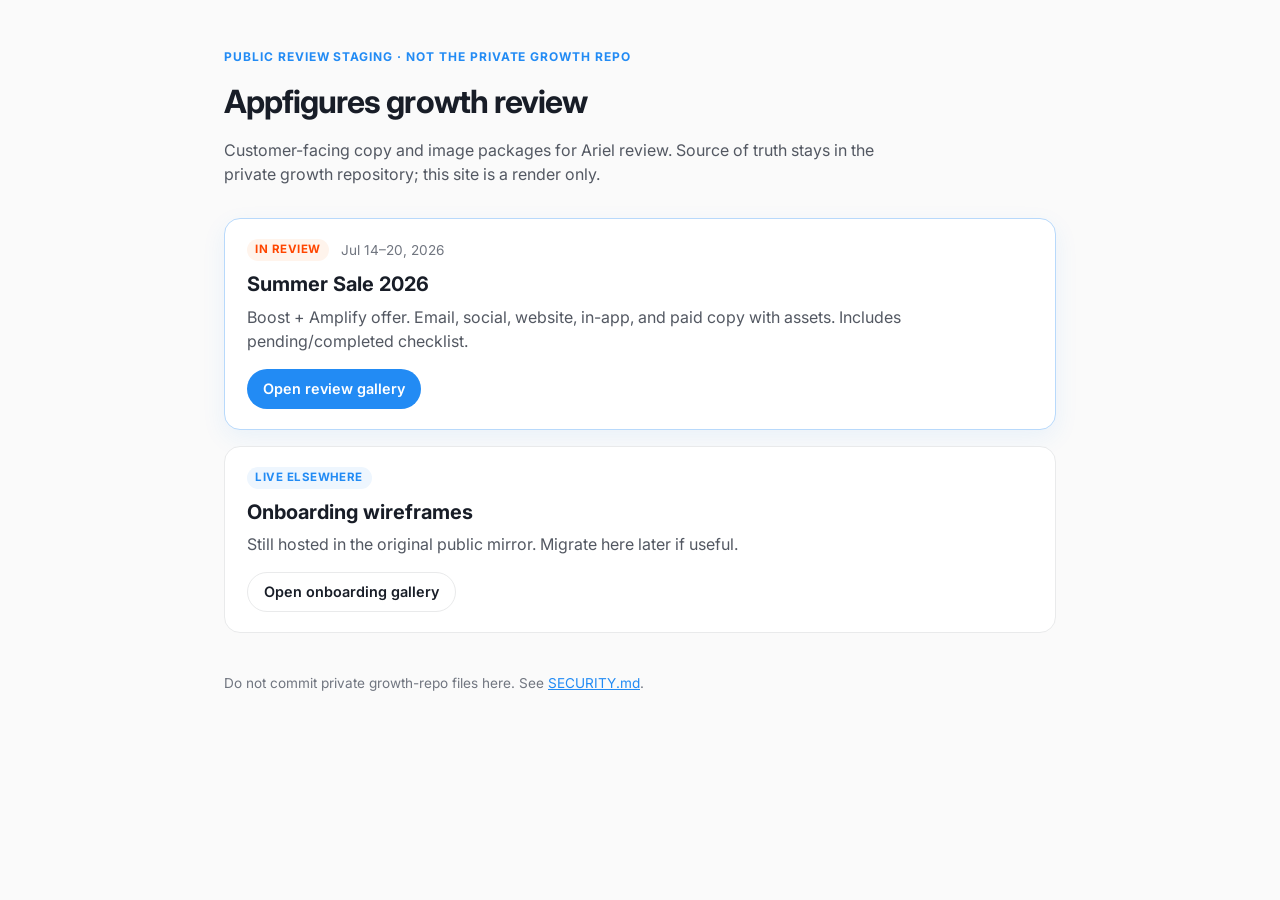
<file: index.html>
<!DOCTYPE html>
<html lang="en">
<head>
  <meta charset="UTF-8" />
  <meta name="viewport" content="width=device-width, initial-scale=1.0" />
  <meta name="robots" content="noindex, nofollow" />
  <title>Appfigures Growth Review Staging</title>
  <link rel="preconnect" href="https://fonts.googleapis.com" />
  <link rel="preconnect" href="https://fonts.gstatic.com" crossorigin />
  <link href="https://fonts.googleapis.com/css2?family=Inter:wght@400;500;600;700&display=swap" rel="stylesheet" />
  <link rel="stylesheet" href="review.css" />
</head>
<body class="home">
  <header class="home-header">
    <p class="eyebrow">Public review staging · not the private growth repo</p>
    <h1>Appfigures growth review</h1>
    <p class="lede">
      Customer-facing copy and image packages for Ariel review.
      Source of truth stays in the private growth repository; this site is a render only.
    </p>
  </header>

  <main class="home-main">
    <article class="package-card package-card--active">
      <div class="package-meta">
        <span class="status status--review">In review</span>
        <span class="date">Jul 14–20, 2026</span>
      </div>
      <h2>Summer Sale 2026</h2>
      <p>Boost + Amplify offer. Email, social, website, in-app, and paid copy with assets. Includes pending/completed checklist.</p>
      <a class="btn" href="summer-sale-2026/">Open review gallery</a>
    </article>

    <article class="package-card">
      <div class="package-meta">
        <span class="status status--live">Live elsewhere</span>
      </div>
      <h2>Onboarding wireframes</h2>
      <p>Still hosted in the original public mirror. Migrate here later if useful.</p>
      <a class="btn btn--secondary" href="https://sprfrkr.github.io/onboarding-wireframes/wireframes.html" rel="noopener">Open onboarding gallery</a>
    </article>
  </main>

  <footer class="home-footer">
    <p>Do not commit private growth-repo files here. See <a href="SECURITY.md">SECURITY.md</a>.</p>
  </footer>
</body>
</html>
</file>
<file: review.css>
/* Shared styles for public growth-review staging pages.
   Keep brand accents aligned with Appfigures announcement graphics. */

:root {
  --af-blue: #228bf4;
  --af-orange: #ff4600;
  --af-text: #181d27;
  --af-muted: #535862;
  --af-subtle: #717680;
  --af-border: #e9eaeb;
  --af-surface: #ffffff;
  --af-bg: #fafafa;
  --af-soft: #eef6fe;
  --nav-width: 240px;
  --font: "Inter", -apple-system, BlinkMacSystemFont, "Segoe UI", sans-serif;
}

*,
*::before,
*::after {
  box-sizing: border-box;
}

html {
  scroll-behavior: smooth;
}

body {
  margin: 0;
  font-family: var(--font);
  color: var(--af-text);
  background: var(--af-bg);
  line-height: 1.5;
}

a {
  color: var(--af-blue);
}

.home {
  max-width: 880px;
  margin: 0 auto;
  padding: 3rem 1.5rem 4rem;
}

.home-header .eyebrow,
.gallery-intro .eyebrow {
  margin: 0 0 0.75rem;
  font-size: 0.75rem;
  font-weight: 700;
  letter-spacing: 0.08em;
  text-transform: uppercase;
  color: var(--af-blue);
}

.home-header h1,
.gallery-intro h1 {
  margin: 0 0 0.75rem;
  font-size: 2rem;
  letter-spacing: -0.03em;
}

.lede {
  margin: 0;
  color: var(--af-muted);
  max-width: 42rem;
}

.home-main {
  display: grid;
  gap: 1rem;
  margin-top: 2rem;
}

.package-card {
  background: var(--af-surface);
  border: 1px solid var(--af-border);
  border-radius: 16px;
  padding: 1.25rem 1.35rem;
}

.package-card--active {
  border-color: #b8d9fb;
  box-shadow: 0 8px 24px rgba(34, 139, 244, 0.08);
}

.package-meta {
  display: flex;
  gap: 0.75rem;
  align-items: center;
  margin-bottom: 0.5rem;
}

.status {
  display: inline-flex;
  align-items: center;
  border-radius: 9999px;
  padding: 0.15rem 0.55rem;
  font-size: 0.72rem;
  font-weight: 700;
  text-transform: uppercase;
  letter-spacing: 0.04em;
}

.status--review {
  background: #fff4ec;
  color: var(--af-orange);
}

.status--live {
  background: #eef6fe;
  color: var(--af-blue);
}

.date {
  font-size: 0.85rem;
  color: var(--af-subtle);
}

.package-card h2 {
  margin: 0 0 0.35rem;
  font-size: 1.25rem;
}

.package-card p {
  margin: 0 0 1rem;
  color: var(--af-muted);
}

.btn {
  display: inline-flex;
  align-items: center;
  justify-content: center;
  min-height: 40px;
  padding: 0 1rem;
  border-radius: 9999px;
  background: var(--af-blue);
  color: #fff;
  text-decoration: none;
  font-weight: 600;
  font-size: 0.9rem;
}

.btn--secondary {
  background: #fff;
  color: var(--af-text);
  border: 1px solid var(--af-border);
}

.home-footer {
  margin-top: 2.5rem;
  font-size: 0.85rem;
  color: var(--af-subtle);
}

.gallery-layout {
  display: flex;
  min-height: 100vh;
}

.gallery-nav {
  position: sticky;
  top: 0;
  width: var(--nav-width);
  height: 100vh;
  overflow-y: auto;
  background: var(--af-surface);
  border-right: 1px solid var(--af-border);
  padding: 1rem 0 2rem;
  flex-shrink: 0;
}

.gallery-nav h2 {
  margin: 0 1rem 0.75rem;
  font-size: 0.7rem;
  font-weight: 700;
  text-transform: uppercase;
  letter-spacing: 0.06em;
  color: var(--af-subtle);
}

.gallery-nav .track-label {
  margin: 1rem 1rem 0.35rem;
  font-size: 0.7rem;
  font-weight: 700;
  text-transform: uppercase;
  letter-spacing: 0.05em;
  color: var(--af-blue);
}

.gallery-nav a {
  display: block;
  padding: 0.4rem 1rem;
  color: var(--af-muted);
  text-decoration: none;
  font-size: 0.88rem;
}

.gallery-nav a:hover {
  background: var(--af-soft);
  color: var(--af-text);
}

.gallery-main {
  flex: 1;
  min-width: 0;
  padding: 1.5rem 1.75rem 4rem;
}

.gallery-intro {
  margin-bottom: 1.5rem;
  padding-bottom: 1.25rem;
  border-bottom: 1px solid var(--af-border);
}

.asks {
  margin-top: 1rem;
  padding: 1rem 1.1rem;
  background: #fff8f4;
  border: 1px solid #ffd7c2;
  border-radius: 12px;
}

.asks h2 {
  margin: 0 0 0.5rem;
  font-size: 1rem;
}

.asks ol {
  margin: 0;
  padding-left: 1.2rem;
}

.asks li {
  margin: 0.35rem 0;
}

.screen-block {
  margin: 0 0 2rem;
  padding: 1.25rem 0 0;
  border-top: 1px solid var(--af-border);
}

.screen-block h2 {
  margin: 0 0 0.35rem;
  font-size: 1.35rem;
  letter-spacing: -0.02em;
}

.screen-id {
  margin: 0 0 1rem;
  color: var(--af-subtle);
  font-size: 0.9rem;
}

.badge-row {
  display: flex;
  flex-wrap: wrap;
  gap: 0.4rem;
  margin-bottom: 0.65rem;
}

.badge {
  display: inline-flex;
  border-radius: 9999px;
  padding: 0.15rem 0.55rem;
  background: #eef2f6;
  color: var(--af-muted);
  font-size: 0.72rem;
  font-weight: 700;
  text-transform: uppercase;
  letter-spacing: 0.04em;
}

.copy-grid {
  display: grid;
  gap: 1rem;
}

@media (min-width: 960px) {
  .copy-grid--2 {
    grid-template-columns: 1fr 1fr;
  }
}

.copy-card,
.asset-card {
  background: var(--af-surface);
  border: 1px solid var(--af-border);
  border-radius: 14px;
  padding: 1rem 1.1rem;
}

.copy-card h3,
.asset-card h3 {
  margin: 0 0 0.65rem;
  font-size: 0.95rem;
}

.copy-card pre {
  margin: 0;
  white-space: pre-wrap;
  font-family: var(--font);
  font-size: 0.92rem;
  color: var(--af-text);
}

.field {
  margin: 0 0 0.75rem;
}

.field:last-child {
  margin-bottom: 0;
}

.field-label {
  display: block;
  margin-bottom: 0.2rem;
  font-size: 0.72rem;
  font-weight: 700;
  letter-spacing: 0.05em;
  text-transform: uppercase;
  color: var(--af-subtle);
}

.asset-grid {
  display: grid;
  gap: 1rem;
  grid-template-columns: repeat(auto-fit, minmax(220px, 1fr));
}

.asset-card img {
  display: block;
  width: 100%;
  height: auto;
  border-radius: 10px;
  border: 1px solid var(--af-border);
  background: #fff;
}

.asset-card.asset-card--wide {
  grid-column: 1 / -1;
}

.asset-card.asset-card--story img {
  max-width: 280px;
  margin: 0 auto;
}

.note {
  margin: 0.75rem 0 0;
  font-size: 0.85rem;
  color: var(--af-subtle);
}

/* Checklist table (pending / completed) */
.checklist-wrap {
  overflow-x: auto;
  margin-top: 0.75rem;
}

.checklist-table {
  width: 100%;
  border-collapse: collapse;
  font-size: 0.92rem;
  background: var(--af-surface);
  border: 1px solid var(--af-border);
  border-radius: 12px;
  overflow: hidden;
}

.checklist-table th,
.checklist-table td {
  padding: 0.65rem 0.85rem;
  text-align: left;
  border-bottom: 1px solid var(--af-border);
  vertical-align: top;
}

.checklist-table th {
  background: #f4f6f8;
  font-size: 0.72rem;
  font-weight: 700;
  letter-spacing: 0.05em;
  text-transform: uppercase;
  color: var(--af-subtle);
}

.checklist-table tr:last-child td {
  border-bottom: 0;
}

.checklist-table td:first-child {
  white-space: nowrap;
  width: 7.5rem;
}

.status-pill {
  display: inline-flex;
  align-items: center;
  border-radius: 9999px;
  padding: 0.15rem 0.55rem;
  font-size: 0.72rem;
  font-weight: 700;
  text-transform: uppercase;
  letter-spacing: 0.04em;
}

.status-pill--done {
  background: #e8f7ee;
  color: #147a3e;
}

.status-pill--pending {
  background: #fff4ec;
  color: var(--af-orange);
}

@media (max-width: 860px) {
  .gallery-layout {
    display: block;
  }

  .gallery-nav {
    position: relative;
    width: 100%;
    height: auto;
    border-right: 0;
    border-bottom: 1px solid var(--af-border);
  }
}
</file>
